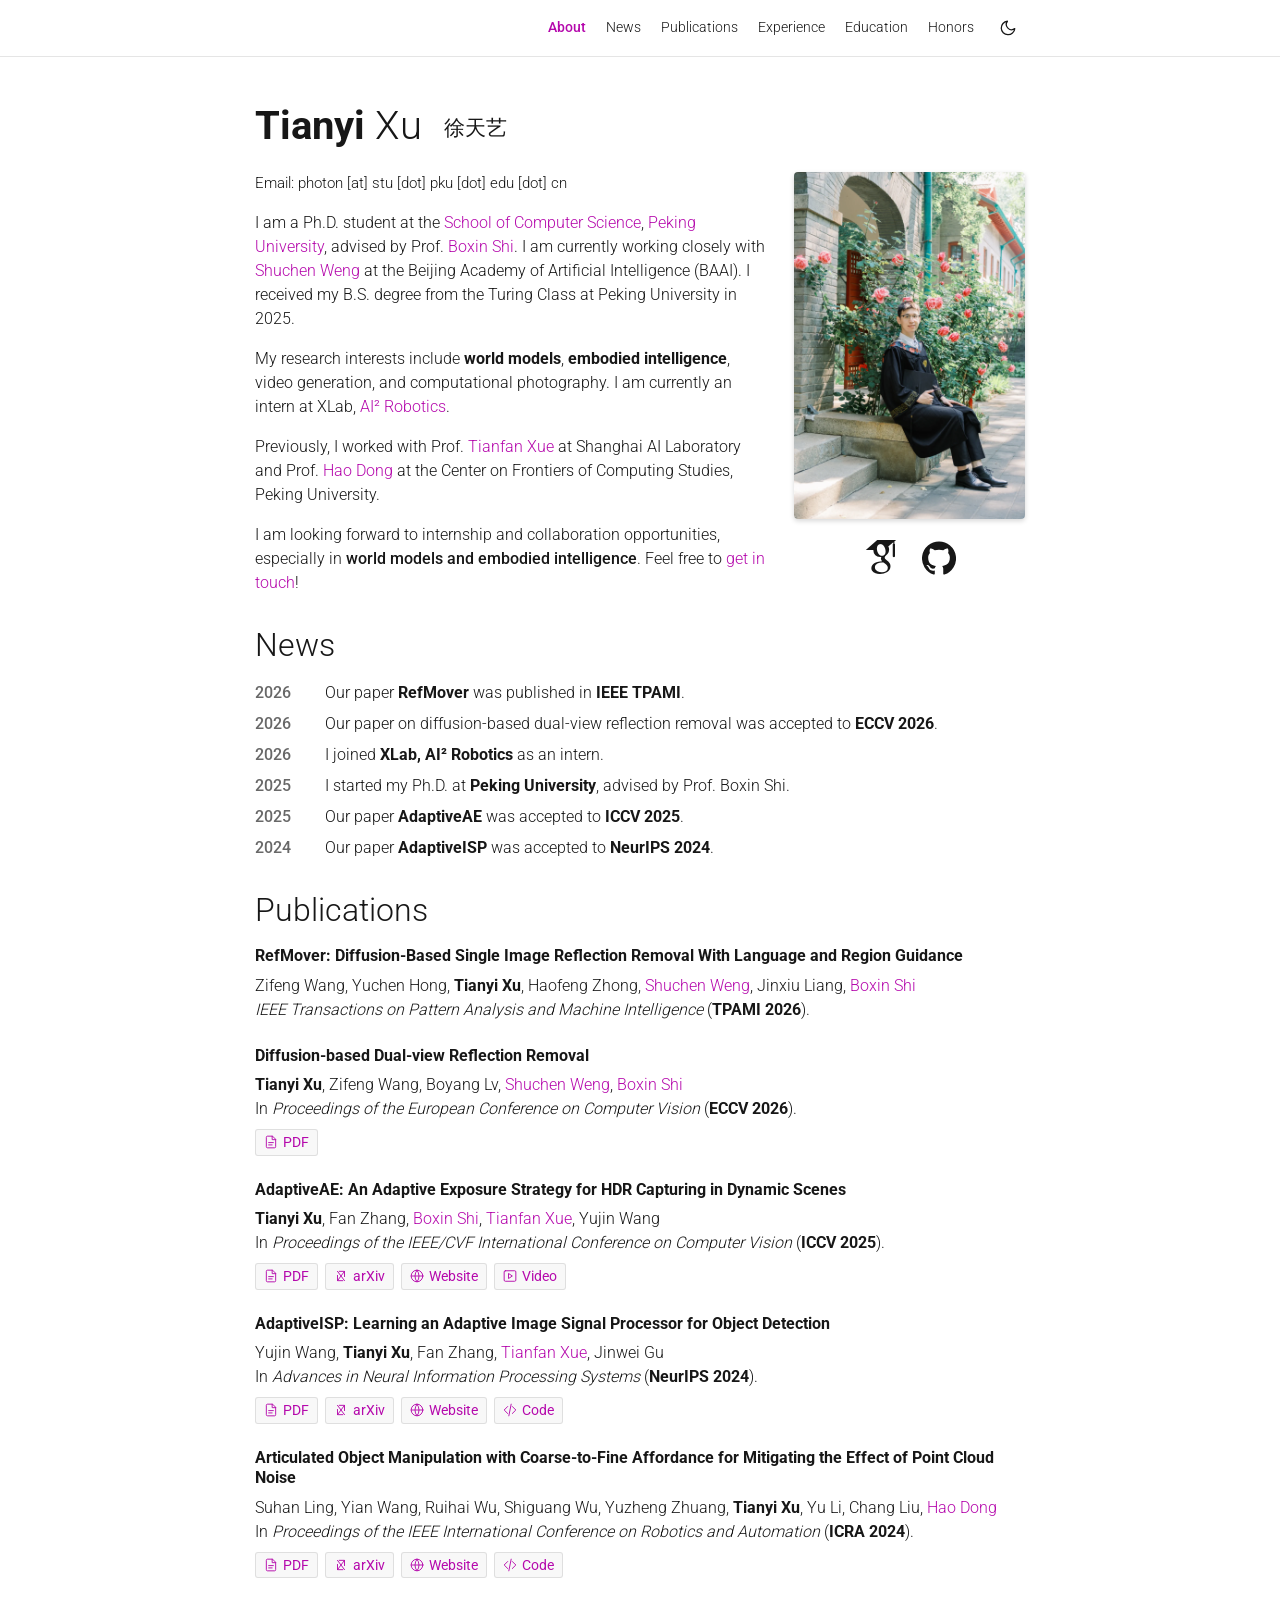
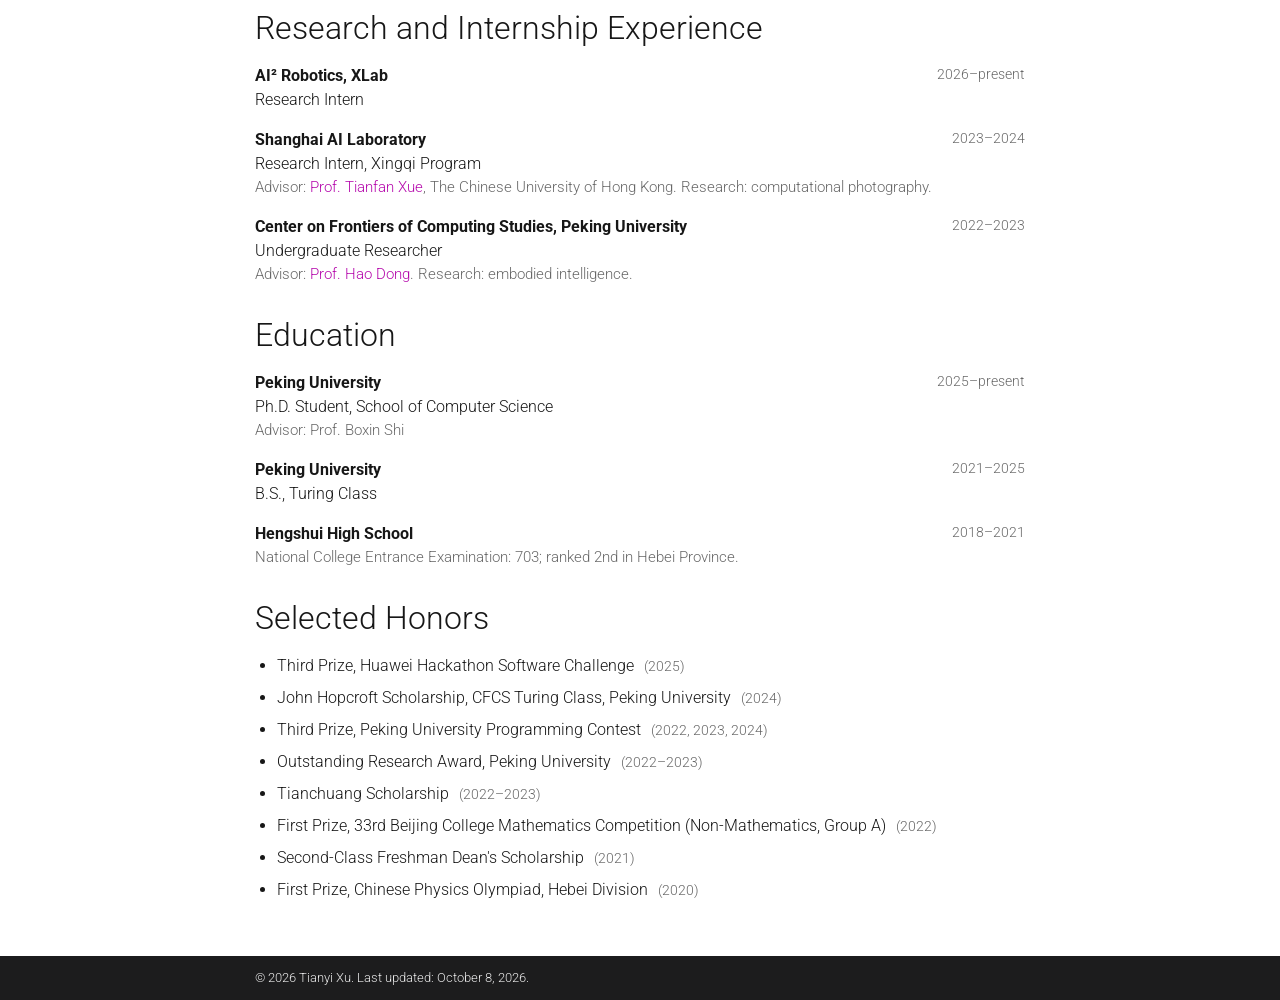
<file: index.html>
<!doctype html>
<html lang="en">
<head>
  <meta charset="utf-8">
  <meta name="viewport" content="width=device-width, initial-scale=1">
  <meta name="color-scheme" content="light dark">
  <title>Tianyi Xu (徐天艺) | Peking University</title>
  <meta name="author" content="Tianyi Xu">
  <meta name="description" content="Tianyi Xu, Ph.D. student at Peking University. Research in world models, embodied intelligence, video generation, and computational photography.">
  <link rel="canonical" href="https://photontec.github.io/">
  <script type="application/ld+json">
  {
    "@context": "https://schema.org",
    "@type": "Person",
    "@id": "https://photontec.github.io/#person",
    "name": "Tianyi Xu",
    "alternateName": "徐天艺",
    "url": "https://photontec.github.io/",
    "image": "https://photontec.github.io/assets/img/tianyi-xu.jpg",
    "jobTitle": "Ph.D. student",
    "affiliation": {
      "@type": "CollegeOrUniversity",
      "name": "Peking University",
      "url": "https://english.pku.edu.cn/"
    },
    "sameAs": [
      "https://github.com/PhotonTec",
      "https://scholar.google.com/citations?user=BwVgL_kAAAAJ"
    ]
  }
  </script>
  <link rel="icon" href="assets/img/favicon.ico" sizes="any">
  <link rel="icon" type="image/png" sizes="32x32" href="assets/img/favicon-32.png">
  <link rel="apple-touch-icon" href="assets/img/apple-touch-icon.png">
  <link rel="stylesheet" href="assets/css/style.css">
  <script src="assets/js/theme.js"></script>
  <script src="assets/js/site.js" defer></script>
</head>
<body>
  <a class="skip-link" href="#about-me">Skip to content</a>
  <header class="site-header">
    <nav class="container navigation" aria-label="Main navigation">
      <button class="menu-toggle" type="button" aria-controls="nav-links" aria-expanded="false" aria-label="Open navigation"><span></span><span></span><span></span></button>
      <div id="nav-links" class="nav-links">
        <a href="#about-me" aria-current="location">About</a>
        <a href="#news">News</a>
        <a href="#publications">Publications</a>
        <a href="#experience">Experience</a>
        <a href="#education">Education</a>
        <a href="#honors">Honors</a>
      </div>
      <button class="theme-toggle" type="button" aria-label="Switch to dark theme" title="Change theme"><svg class="moon icon" aria-hidden="true"><use href="#icon-moon"></use></svg><svg class="sun icon" aria-hidden="true"><use href="#icon-sun"></use></svg></button>
    </nav>
    <div class="reading-progress" aria-hidden="true"></div>
  </header>

  <!-- Interface icons use Feather and Simple Icons paths (MIT / CC0). -->
  <svg class="icon-definitions" xmlns="http://www.w3.org/2000/svg" aria-hidden="true">
    <symbol id="icon-pdf" viewBox="0 0 24 24"><path d="M14 2H6a2 2 0 0 0-2 2v16a2 2 0 0 0 2 2h12a2 2 0 0 0 2-2V8zM14 2v6h6M8 13h8M8 17h6"/></symbol>
    <symbol id="icon-globe" viewBox="0 0 24 24"><circle cx="12" cy="12" r="10"/><path d="M2 12h20M12 2a16 16 0 0 1 0 20 16 16 0 0 1 0-20"/></symbol>
    <symbol id="icon-code" viewBox="0 0 24 24"><path d="m16 18 6-6-6-6M8 6l-6 6 6 6m6-16-4 20"/></symbol>
    <symbol id="icon-video" viewBox="0 0 24 24"><rect x="2" y="3" width="20" height="18" rx="2"/><path d="m10 8 6 4-6 4z"/></symbol>
    <symbol id="icon-arxiv" viewBox="0 0 24 24"><path d="m6 4 12 16M18 4 6 20M9 4h9v9M15 20H6v-9"/></symbol>
    <symbol id="icon-moon" viewBox="0 0 24 24"><path d="M21 12.79A9 9 0 1 1 11.21 3 7 7 0 0 0 21 12.79z"/></symbol>
    <symbol id="icon-sun" viewBox="0 0 24 24"><circle cx="12" cy="12" r="5"/><path d="M12 1v2m0 18v2M4.22 4.22l1.42 1.42m12.72 12.72 1.42 1.42M1 12h2m18 0h2M4.22 19.78l1.42-1.42M18.36 5.64l1.42-1.42"/></symbol>
    <symbol id="icon-github" viewBox="0 0 24 24"><path d="M12 .297a12 12 0 0 0-3.793 23.385c.6.111.82-.261.82-.577v-2.234c-3.338.726-4.043-1.416-4.043-1.416-.546-1.387-1.333-1.756-1.333-1.756-1.09-.745.083-.729.083-.729 1.205.084 1.839 1.237 1.839 1.237 1.07 1.835 2.807 1.305 3.492.998.108-.776.419-1.305.763-1.605-2.665-.304-5.467-1.334-5.467-5.931 0-1.31.469-2.381 1.236-3.221-.124-.303-.535-1.524.117-3.176 0 0 1.008-.322 3.301 1.23A11.52 11.52 0 0 1 12 6.098c1.02.005 2.047.138 3.006.404 2.291-1.552 3.297-1.23 3.297-1.23.653 1.652.242 2.873.118 3.176.77.84 1.235 1.911 1.235 3.221 0 4.609-2.807 5.624-5.479 5.921.43.372.823 1.102.823 2.222v3.293c0 .319.216.694.825.576A12 12 0 0 0 12 .297z"/></symbol>
  </svg>

  <main class="container">
    <section id="about-me" class="about" aria-labelledby="name">
      <h1 id="name"><strong>Tianyi</strong> Xu <span class="chinese-name" lang="zh">徐天艺</span></h1>
      <aside class="profile" aria-label="Profile photo and academic profiles">
        <picture><source srcset="assets/img/tianyi-xu.webp" type="image/webp"><img src="assets/img/tianyi-xu.jpg" width="1000" height="1500" alt="Tianyi Xu in graduation robes beside roses at Peking University" fetchpriority="high"></picture>
        <div class="social-links">
          <a id="scholar-link" href="https://scholar.google.com/citations?hl=en&amp;user=BwVgL_kAAAAJ" target="_blank" rel="noopener noreferrer" aria-label="Tianyi Xu on Google Scholar" title="Google Scholar"><i class="ai ai-google-scholar social-icon" aria-hidden="true"></i></a>
          <a href="https://github.com/PhotonTec" target="_blank" rel="noopener noreferrer" aria-label="Tianyi Xu on GitHub" title="GitHub"><svg class="social-icon" aria-hidden="true"><use href="#icon-github"></use></svg></a>
        </div>
      </aside>
      <div class="biography">
        <p class="email">Email: <a href="mailto:photon@stu.pku.edu.cn">photon [at] stu [dot] pku [dot] edu [dot] cn</a></p>
        <p>I am a Ph.D. student at the <a href="https://cs.pku.edu.cn/English/Home.htm" target="_blank" rel="noopener noreferrer">School of Computer Science</a>, <a href="https://english.pku.edu.cn/" target="_blank" rel="noopener noreferrer">Peking University</a>, advised by Prof. <a href="https://ci.idm.pku.edu.cn/" target="_blank" rel="noopener noreferrer">Boxin Shi</a>. I am currently working closely with <a href="https://shuchenweng.github.io/" target="_blank" rel="noopener noreferrer">Shuchen Weng</a> at the Beijing Academy of Artificial Intelligence (BAAI). I received my B.S. degree from the Turing Class at Peking University in 2025.</p>
        <p>My research interests include <strong>world models</strong>, <strong>embodied intelligence</strong>, video generation, and computational photography. I am currently an intern at XLab, <a href="https://ai2robotics.com/en/" target="_blank" rel="noopener noreferrer">AI² Robotics</a>.</p>
        <p>Previously, I worked with Prof. <a href="https://tianfan.info/" target="_blank" rel="noopener noreferrer">Tianfan Xue</a> at Shanghai AI Laboratory and Prof. <a href="https://zsdonghao.github.io/" target="_blank" rel="noopener noreferrer">Hao Dong</a> at the Center on Frontiers of Computing Studies, Peking University.</p>
        <p class="opportunities">I am looking forward to internship and collaboration opportunities, especially in <strong>world models and embodied intelligence</strong>. Feel free to <a href="mailto:photon@stu.pku.edu.cn">get in touch</a>!</p>
      </div>
    </section>

    <section id="news" aria-labelledby="news-title">
      <h2 id="news-title">News</h2>
      <ul class="news-list">
        <li><span class="date">2026</span><span>Our paper <strong>RefMover</strong> was published in <strong>IEEE TPAMI</strong>.</span></li>
        <li><span class="date">2026</span><span>Our paper on diffusion-based dual-view reflection removal was accepted to <strong>ECCV 2026</strong>.</span></li>
        <li><span class="date">2026</span><span>I joined <strong>XLab, AI² Robotics</strong> as an intern.</span></li>
        <li><span class="date">2025</span><span>I started my Ph.D. at <strong>Peking University</strong>, advised by Prof. Boxin Shi.</span></li>
        <li><span class="date">2025</span><span>Our paper <strong>AdaptiveAE</strong> was accepted to <strong>ICCV 2025</strong>.</span></li>
        <li><span class="date">2024</span><span>Our paper <strong>AdaptiveISP</strong> was accepted to <strong>NeurIPS 2024</strong>.</span></li>
      </ul>
    </section>

    <section id="publications" aria-labelledby="publications-title">
      <h2 id="publications-title">Publications</h2>
      <div id="publication-list"><article class="publication" id="refmover"><h3>RefMover: Diffusion-Based Single Image Reflection Removal With Language and Region Guidance</h3><p class="authors">Zifeng Wang, Yuchen Hong, <strong>Tianyi Xu</strong>, Haofeng Zhong, <a href="https://shuchenweng.github.io/" target="_blank" rel="noopener noreferrer">Shuchen Weng</a>, Jinxiu Liang, <a href="https://ci.idm.pku.edu.cn/" target="_blank" rel="noopener noreferrer">Boxin Shi</a></p><p class="venue"><i>IEEE Transactions on Pattern Analysis and Machine Intelligence</i> (<strong>TPAMI 2026</strong>).</p></article><article class="publication" id="reflection-removal"><h3>Diffusion-based Dual-view Reflection Removal</h3><p class="authors"><strong>Tianyi Xu</strong>, Zifeng Wang, Boyang Lv, <a href="https://shuchenweng.github.io/" target="_blank" rel="noopener noreferrer">Shuchen Weng</a>, <a href="https://ci.idm.pku.edu.cn/" target="_blank" rel="noopener noreferrer">Boxin Shi</a></p><p class="venue">In <i>Proceedings of the European Conference on Computer Vision</i> (<strong>ECCV 2026</strong>).</p><div class="paper-links"><a class="paper-link" href="assets/pdf/dual-view-reflection-removal-main-and-supp.pdf" download="dual-view-reflection-removal-main-and-supp.pdf" title="Download paper and supplementary material" aria-label="Download paper and supplementary material: Diffusion-based Dual-view Reflection Removal"><svg class="icon" aria-hidden="true"><use href="#icon-pdf"></use></svg>PDF</a></div></article><article class="publication" id="adaptiveae"><h3>AdaptiveAE: An Adaptive Exposure Strategy for HDR Capturing in Dynamic Scenes</h3><p class="authors"><strong>Tianyi Xu</strong>, Fan Zhang, <a href="https://ci.idm.pku.edu.cn/" target="_blank" rel="noopener noreferrer">Boxin Shi</a>, <a href="https://tianfan.info/" target="_blank" rel="noopener noreferrer">Tianfan Xue</a>, Yujin Wang</p><p class="venue">In <i>Proceedings of the IEEE/CVF International Conference on Computer Vision</i> (<strong>ICCV 2025</strong>).</p><div class="paper-links"><a class="paper-link" href="assets/pdf/adaptiveae-main-and-supp.pdf" download="adaptiveae-main-and-supp.pdf" title="Download paper and supplementary material" aria-label="Download paper and supplementary material: AdaptiveAE: An Adaptive Exposure Strategy for HDR Capturing in Dynamic Scenes"><svg class="icon" aria-hidden="true"><use href="#icon-pdf"></use></svg>PDF</a><a class="paper-link" href="https://arxiv.org/abs/2508.13503" target="_blank" rel="noopener noreferrer" aria-label="arXiv for AdaptiveAE: An Adaptive Exposure Strategy for HDR Capturing in Dynamic Scenes"><svg class="icon" aria-hidden="true"><use href="#icon-arxiv"></use></svg>arXiv</a><a class="paper-link" href="https://openimaginglab.github.io/AdaptiveAE/" target="_blank" rel="noopener noreferrer" aria-label="Website for AdaptiveAE: An Adaptive Exposure Strategy for HDR Capturing in Dynamic Scenes"><svg class="icon" aria-hidden="true"><use href="#icon-globe"></use></svg>Website</a><a class="paper-link" href="https://openimaginglab.github.io/AdaptiveAE/static/videos/video.mp4" target="_blank" rel="noopener noreferrer" aria-label="Video for AdaptiveAE: An Adaptive Exposure Strategy for HDR Capturing in Dynamic Scenes"><svg class="icon" aria-hidden="true"><use href="#icon-video"></use></svg>Video</a></div></article><article class="publication" id="adaptiveisp"><h3>AdaptiveISP: Learning an Adaptive Image Signal Processor for Object Detection</h3><p class="authors">Yujin Wang, <strong>Tianyi Xu</strong>, Fan Zhang, <a href="https://tianfan.info/" target="_blank" rel="noopener noreferrer">Tianfan Xue</a>, Jinwei Gu</p><p class="venue">In <i>Advances in Neural Information Processing Systems</i> (<strong>NeurIPS 2024</strong>).</p><div class="paper-links"><a class="paper-link" href="assets/pdf/adaptiveisp-main-and-supp.pdf" download="adaptiveisp-main-and-supp.pdf" title="Download paper and supplementary material" aria-label="Download paper and supplementary material: AdaptiveISP: Learning an Adaptive Image Signal Processor for Object Detection"><svg class="icon" aria-hidden="true"><use href="#icon-pdf"></use></svg>PDF</a><a class="paper-link" href="https://arxiv.org/abs/2410.22939" target="_blank" rel="noopener noreferrer" aria-label="arXiv for AdaptiveISP: Learning an Adaptive Image Signal Processor for Object Detection"><svg class="icon" aria-hidden="true"><use href="#icon-arxiv"></use></svg>arXiv</a><a class="paper-link" href="https://openimaginglab.github.io/AdaptiveISP/" target="_blank" rel="noopener noreferrer" aria-label="Website for AdaptiveISP: Learning an Adaptive Image Signal Processor for Object Detection"><svg class="icon" aria-hidden="true"><use href="#icon-globe"></use></svg>Website</a><a class="paper-link" href="https://github.com/OpenImagingLab/AdaptiveISP" target="_blank" rel="noopener noreferrer" aria-label="Code for AdaptiveISP: Learning an Adaptive Image Signal Processor for Object Detection"><svg class="icon" aria-hidden="true"><use href="#icon-code"></use></svg>Code</a></div></article><article class="publication" id="coarse-to-fine-affordance"><h3>Articulated Object Manipulation with Coarse-to-Fine Affordance for Mitigating the Effect of Point Cloud Noise</h3><p class="authors">Suhan Ling, Yian Wang, Ruihai Wu, Shiguang Wu, Yuzheng Zhuang, <strong>Tianyi Xu</strong>, Yu Li, Chang Liu, <a href="https://zsdonghao.github.io/" target="_blank" rel="noopener noreferrer">Hao Dong</a></p><p class="venue">In <i>Proceedings of the IEEE International Conference on Robotics and Automation</i> (<strong>ICRA 2024</strong>).</p><div class="paper-links"><a class="paper-link" href="assets/pdf/coarse-to-fine-affordance.pdf" download="coarse-to-fine-affordance.pdf" title="Download paper" aria-label="Download paper: Articulated Object Manipulation with Coarse-to-Fine Affordance for Mitigating the Effect of Point Cloud Noise"><svg class="icon" aria-hidden="true"><use href="#icon-pdf"></use></svg>PDF</a><a class="paper-link" href="https://arxiv.org/abs/2402.18699" target="_blank" rel="noopener noreferrer" aria-label="arXiv for Articulated Object Manipulation with Coarse-to-Fine Affordance for Mitigating the Effect of Point Cloud Noise"><svg class="icon" aria-hidden="true"><use href="#icon-arxiv"></use></svg>arXiv</a><a class="paper-link" href="https://sites.google.com/view/coarse-to-fine/" target="_blank" rel="noopener noreferrer" aria-label="Website for Articulated Object Manipulation with Coarse-to-Fine Affordance for Mitigating the Effect of Point Cloud Noise"><svg class="icon" aria-hidden="true"><use href="#icon-globe"></use></svg>Website</a><a class="paper-link" href="https://github.com/Suhan-Ling/Coarse-to-fine_Affordance" target="_blank" rel="noopener noreferrer" aria-label="Code for Articulated Object Manipulation with Coarse-to-Fine Affordance for Mitigating the Effect of Point Cloud Noise"><svg class="icon" aria-hidden="true"><use href="#icon-code"></use></svg>Code</a></div></article></div>
    </section>

    <section id="experience" aria-labelledby="experience-title">
      <h2 id="experience-title">Research and Internship Experience</h2>
      <ul class="experience-list">
        <li><div><strong>AI² Robotics, XLab</strong> <span class="period">2026–present</span></div><div>Research Intern</div></li>
        <li><div><strong>Shanghai AI Laboratory</strong> <span class="period">2023–2024</span></div><div>Research Intern, Xingqi Program</div><div class="detail">Advisor: <a href="https://tianfan.info/" target="_blank" rel="noopener noreferrer">Prof. Tianfan Xue</a>, The Chinese University of Hong Kong. Research: computational photography.</div></li>
        <li><div><strong>Center on Frontiers of Computing Studies, Peking University</strong> <span class="period">2022–2023</span></div><div>Undergraduate Researcher</div><div class="detail">Advisor: <a href="https://zsdonghao.github.io/" target="_blank" rel="noopener noreferrer">Prof. Hao Dong</a>. Research: embodied intelligence.</div></li>
      </ul>
    </section>

    <section id="education" aria-labelledby="education-title">
      <h2 id="education-title">Education</h2>
      <ul class="education-list">
        <li><div><strong>Peking University</strong> <span class="period">2025–present</span></div><div>Ph.D. Student, School of Computer Science</div><div class="detail">Advisor: Prof. Boxin Shi</div></li>
        <li><div><strong>Peking University</strong> <span class="period">2021–2025</span></div><div>B.S., Turing Class</div></li>
        <li><div><strong>Hengshui High School</strong> <span class="period">2018–2021</span></div><div class="detail">National College Entrance Examination: 703; ranked 2nd in Hebei Province.</div></li>
      </ul>
    </section>

    <section id="honors" aria-labelledby="honors-title">
      <h2 id="honors-title">Selected Honors</h2>
      <ul class="honors-list">
        <li>Third Prize, Huawei Hackathon Software Challenge <span class="honor-year">2025</span></li>
        <li>John Hopcroft Scholarship, CFCS Turing Class, Peking University <span class="honor-year">2024</span></li>
        <li>Third Prize, Peking University Programming Contest <span class="honor-year">2022, 2023, 2024</span></li>
        <li>Outstanding Research Award, Peking University <span class="honor-year">2022–2023</span></li>
        <li>Tianchuang Scholarship <span class="honor-year">2022–2023</span></li>
        <li>First Prize, 33rd Beijing College Mathematics Competition (Non-Mathematics, Group A) <span class="honor-year">2022</span></li>
        <li>Second-Class Freshman Dean's Scholarship <span class="honor-year">2021</span></li>
        <li>First Prize, Chinese Physics Olympiad, Hebei Division <span class="honor-year">2020</span></li>
      </ul>
    </section>
  </main>

  <footer><div class="container">© 2026 Tianyi Xu. Last updated: October 8, 2026.</div></footer>
  <div class="toast" role="status" aria-live="polite"></div>
</body>
</html>
</file>
<file: assets/css/style.css>
@font-face{font-family:Roboto;font-style:normal;font-weight:300;font-display:swap;src:url('../fonts/roboto-300.ttf') format('truetype')}
@font-face{font-family:Roboto;font-style:normal;font-weight:400;font-display:swap;src:url('../fonts/roboto-400.ttf') format('truetype')}
@font-face{font-family:Roboto;font-style:normal;font-weight:500;font-display:swap;src:url('../fonts/roboto-500.ttf') format('truetype')}
@font-face{font-family:Roboto;font-style:normal;font-weight:700;font-display:swap;src:url('../fonts/roboto-700.ttf') format('truetype')}
@font-face{font-family:Academicons;font-style:normal;font-weight:400;font-display:block;src:url('../fonts/academicons.woff') format('woff')}
:root{--bg:#fff;--text:#171717;--muted:#686868;--accent:#b509ac;--line:rgba(0,0,0,.1);--footer:#1c1c1d;--footer-text:#e8e8e8;--badge:#f8f8f8}
:root[data-theme=dark]{--bg:#1c1c1d;--text:#e8e8e8;--muted:#b4b4b4;--accent:#53bddb;--line:#424246;--footer:#e8e8e8;--footer-text:#1c1c1d;--badge:#27272b}
*{box-sizing:border-box}
html{scroll-behavior:smooth;scroll-padding-top:calc(var(--nav-height,56px) + 24px)}
body{margin:0;padding-top:var(--nav-height,56px);background:var(--bg);color:var(--text);font-family:Roboto,Arial,sans-serif;font-size:1rem;font-weight:300;line-height:1.5}
a{color:var(--accent);text-decoration:none}
a:hover{text-decoration:underline}
strong{font-weight:700}
button{font:inherit}
a,button{-webkit-tap-highlight-color:transparent}
a:focus-visible,button:focus-visible{outline:2px solid var(--accent);outline-offset:5px}
.container{max-width:800px;margin:0 auto;padding-left:15px;padding-right:15px}
.site-header{position:fixed;top:0;left:0;right:0;z-index:10;background:var(--bg);border-bottom:1px solid var(--line)}
.navigation{min-height:56px;display:flex;align-items:center;justify-content:flex-end;gap:17px}
.nav-links{display:flex;align-items:center;justify-content:flex-end;flex-wrap:wrap;gap:0 20px;min-width:0}
.nav-links a{font-size:.9rem;color:var(--text);padding:16px 0;white-space:nowrap}
.nav-links a:hover,.nav-links a[aria-current]{color:var(--accent);text-decoration:none}
.nav-links a[aria-current]{font-weight:500}
.theme-toggle{position:relative;width:34px;height:34px;flex:none;border:0;background:none;color:var(--text);padding:8px;display:flex;align-items:center;cursor:pointer}
.theme-toggle:hover{color:var(--accent)}
.icon{width:18px;height:18px;fill:none;stroke:currentColor;stroke-width:1.7;stroke-linecap:round;stroke-linejoin:round;flex:none}
.theme-toggle .icon{position:absolute;left:8px;top:50%;transform:translateY(-50%);transition:opacity .25s ease}
.sun{opacity:0}
[data-theme=dark] .sun{opacity:1}
[data-theme=dark] .moon{opacity:0}
html.theme-transition :is(body,.site-header,a,.theme-toggle,.menu-toggle,.reading-progress,.date,.period,.detail,.honor-year,.paper-link,footer,.skip-link){transition:background-color .25s ease,color .25s ease,border-color .25s ease}
.reading-progress{height:2px;position:absolute;left:0;bottom:-1px;width:0;background:var(--accent)}
.menu-toggle{display:none}
.icon-definitions{position:absolute;width:0;height:0;overflow:hidden}
main.container{padding-top:45px;padding-bottom:54px}
section{margin-top:30px;scroll-margin-top:0}
section:first-child{margin-top:0}
h1{font-size:2.5rem;line-height:1.2;font-weight:300;margin:0 0 22px}
h2{font-size:2rem;line-height:1.25;font-weight:300;margin:0 0 16px}
.chinese-name{font-size:1.3rem;font-weight:300;margin-left:12px;vertical-align:middle}
p{margin:0 0 16px}
.biography{display:flow-root}
.about::after{content:'';display:block;clear:both}
.profile{float:right;width:30%;margin:0 0 16px 24px}
.profile img{display:block;width:100%;height:auto;border-radius:4px;box-shadow:0 2px 5px rgba(0,0,0,.16)}
.social-links{--social-icon-size:34px;display:flex;justify-content:center;gap:16px;margin-top:18px}
.social-links a{display:inline-flex;align-items:center;color:var(--text);padding:4px}
.social-links a:hover{color:var(--accent)}
.social-icon{width:var(--social-icon-size);height:var(--social-icon-size);fill:currentColor}
.ai{font-family:Academicons;font-weight:400;-moz-osx-font-smoothing:grayscale;-webkit-font-smoothing:antialiased;display:inline-block;font-style:normal;font-variant:normal;text-rendering:auto;line-height:1}
.ai-google-scholar::before{content:'\e9d4'}
.ai.social-icon{font-size:calc(var(--social-icon-size) * 1.333333);display:inline-flex;align-items:center;justify-content:center;text-align:center}
.email a{color:var(--text)}
.email{font-size:.95rem;overflow-wrap:anywhere}
.opportunities{margin-bottom:0}
.opportunities strong{font-weight:500}
ul{padding-left:22px;margin:0}
.news-list{list-style:none;padding:0;display:grid;gap:7px}
.news-list li{display:grid;grid-template-columns:58px 1fr;gap:12px}
.date{font-weight:500;color:var(--muted)}
.publication{margin-bottom:24px}
.publication:last-child{margin-bottom:0}
.publication h3{font-size:1rem;font-weight:700;line-height:1.3;margin:0 0 7px}
.authors,.venue{margin:0;line-height:1.5}
.paper-links{display:flex;flex-wrap:wrap;gap:7px;margin-top:8px}
.paper-link{display:inline-flex;align-items:center;gap:5px;border:1px solid var(--line);border-radius:3px;background:var(--badge);font-size:.875rem;font-weight:400;padding:3px 8px;line-height:1.3;color:var(--accent);cursor:pointer}
.paper-link .icon{width:14px;height:14px;stroke-width:1.6}
.paper-link:hover{border-color:var(--accent);text-decoration:none}
.experience-list,.education-list{list-style:none;padding:0}
.experience-list li,.education-list li{margin-bottom:16px}
.experience-list li:last-child,.education-list li:last-child{margin-bottom:0}
.period{color:var(--muted);float:right;font-size:.9rem;font-weight:300;white-space:nowrap;margin-left:12px}
.detail{color:var(--muted);font-size:.9375rem}
.honors-list{display:grid;gap:8px}
.honor-year{color:var(--muted);white-space:nowrap;margin-left:6px;font-size:.9rem}
.honor-year::before{content:'('}
.honor-year::after{content:')'}
footer{padding:12px 0;background:var(--footer);color:var(--footer-text);font-size:.8125rem;font-weight:300}
.toast{position:fixed;bottom:22px;left:50%;transform:translate(-50%,12px);max-width:calc(100vw - 32px);padding:11px 18px;border:1px solid var(--line);border-radius:4px;background:var(--bg);color:var(--text);box-shadow:0 3px 15px rgba(0,0,0,.15);opacity:0;pointer-events:none;transition:opacity .15s,transform .15s;font-size:.9375rem;z-index:20}
.toast.visible{opacity:1;transform:translate(-50%,0)}
.skip-link{position:fixed;left:16px;top:-70px;padding:10px 15px;background:var(--bg);z-index:30}
.skip-link:focus{top:8px}
@media(max-width:650px){.navigation{gap:10px}.nav-links{gap:14px}.nav-links a{font-size:.875rem}.container{padding-left:22px;padding-right:22px}.chinese-name{font-size:1.15rem}}
@media(max-width:575px){.navigation{justify-content:flex-end;flex-wrap:wrap;gap:0;padding-top:6px;padding-bottom:6px;min-height:56px}.menu-toggle{display:flex;flex-direction:column;justify-content:center;gap:5px;background:none;border:0;width:38px;height:40px;padding:8px;cursor:pointer;margin-right:8px;color:var(--text)}.menu-toggle span{width:22px;height:2px;background:currentColor}.nav-links{display:none;width:100%;order:3;flex-direction:column;align-items:stretch;gap:0;padding:8px 0 10px}.nav-links.open{display:flex}.nav-links a{padding:9px 0;font-size:1rem}.theme-toggle{height:40px}main.container{padding-top:30px;padding-bottom:36px}h1{font-size:2.2rem;margin-bottom:22px}h2{font-size:1.75rem}.profile{float:none;width:190px;max-width:65%;margin:0 auto 26px}.social-links{--social-icon-size:30px;margin-top:13px}.period{float:none;display:block;margin-left:0}.news-list li{grid-template-columns:43px 1fr;gap:10px}.honors-list{padding-left:19px}.chinese-name{margin-left:7px}section{margin-top:30px}}
@media(prefers-reduced-motion:reduce){html{scroll-behavior:auto}.toast,.theme-toggle .icon,html.theme-transition :is(body,.site-header,a,.theme-toggle,.menu-toggle,.reading-progress,.date,.period,.detail,.honor-year,.paper-link,footer,.skip-link){transition:none}}
</file>
